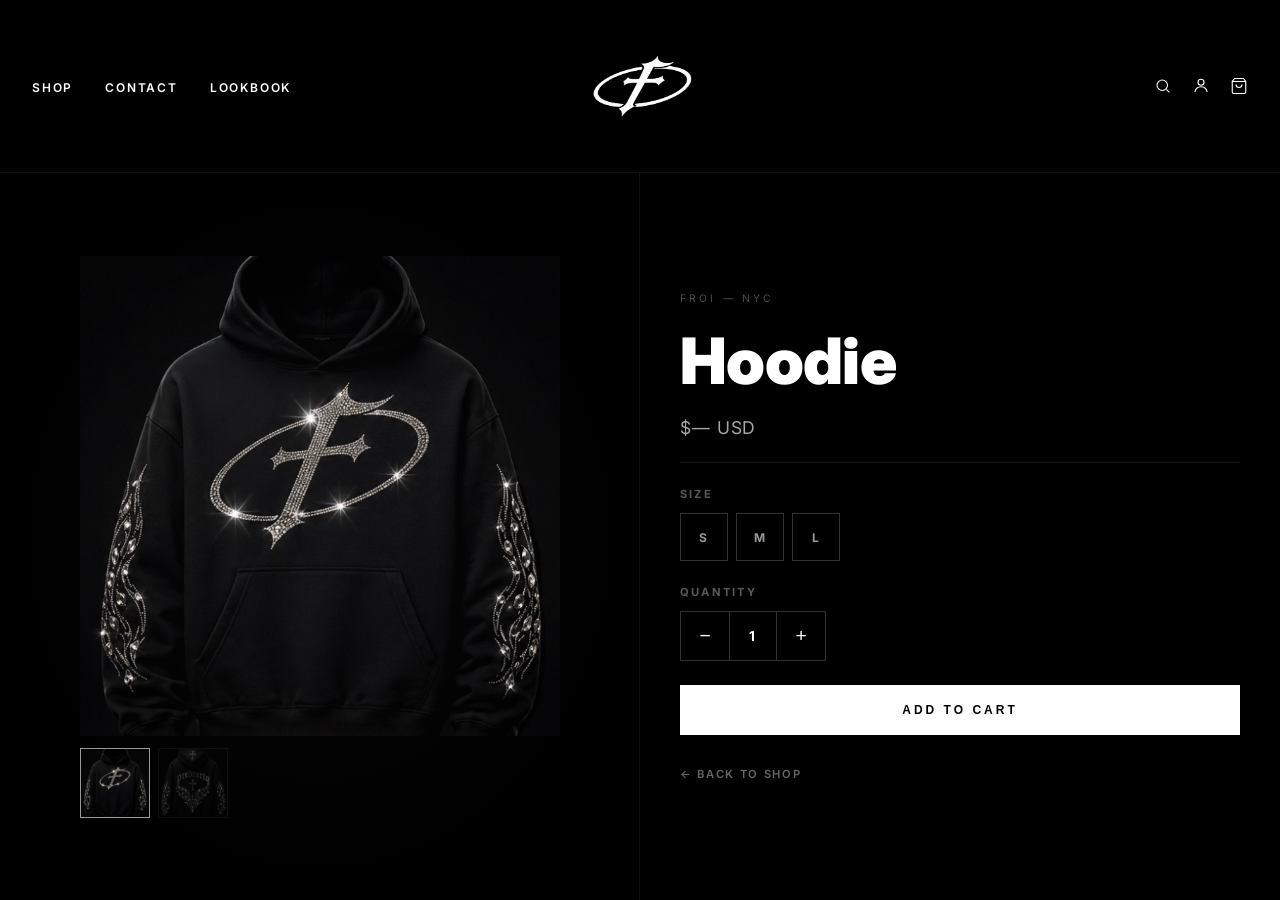
<file: hoodie.html>
<!DOCTYPE html>
<html lang="en">
<head>
  <meta charset="UTF-8">
  <meta name="viewport" content="width=device-width, initial-scale=1.0">
  <title>Hoodie — FROI</title>
  <link rel="preconnect" href="https://fonts.googleapis.com">
  <link href="https://fonts.googleapis.com/css2?family=Inter:wght@400;600;700;800;900&display=swap" rel="stylesheet">
  <style>
    *, *::before, *::after { box-sizing: border-box; margin: 0; padding: 0; }

    :root {
      --bg: #000;
      --text: #fff;
      --text-muted: #888;
      --font: 'Inter', -apple-system, sans-serif;
    }

    html { font-size: 16px; }

    body {
      background: var(--bg);
      color: var(--text);
      font-family: var(--font);
      min-height: 100vh;
      overflow-x: hidden;
    }

    #lightning-canvas {
      position: fixed;
      top: 0; left: 0;
      width: 100%; height: 100%;
      z-index: 0;
      pointer-events: none;
    }

    .page-wrapper { position: relative; z-index: 1; min-height: 100vh; display: flex; flex-direction: column; }

    /* HEADER */
    .site-header {
      position: -webkit-sticky;
      position: sticky;
      top: 0;
      z-index: 100;
      padding: 0 2rem;
      border-bottom: 1px solid rgba(255,255,255,0.08);
      background: rgba(0,0,0,0.8);
      backdrop-filter: blur(12px);
    }

    .header-inner {
      display: grid;
      grid-template-columns: 1fr auto 1fr;
      align-items: center;
      padding: 1rem 0;
    }

    .header-nav { display: flex; gap: 2rem; list-style: none; }

    .header-nav a {
      color: var(--text);
      text-decoration: none;
      font-size: 0.75rem;
      font-weight: 600;
      letter-spacing: 0.15em;
      text-transform: uppercase;
      transition: color 0.2s;
    }
    .header-nav a:hover { color: var(--text-muted); }

    .header-logo {
      display: flex;
      flex-direction: column;
      align-items: center;
      text-decoration: none;
    }

    .logo-icon { width: 140px; height: 140px; object-fit: contain; }

    .header-actions {
      display: flex;
      justify-content: flex-end;
      align-items: center;
      gap: 1.25rem;
    }

    .header-actions a,
    .header-actions button {
      background: none;
      border: none;
      color: var(--text);
      cursor: pointer;
      padding: 0;
      display: flex;
      align-items: center;
      text-decoration: none;
      transition: opacity 0.2s;
    }
    .header-actions a:hover,
    .header-actions button:hover { opacity: 0.6; }

    /* PRODUCT PAGE */
    .product-page {
      flex: 1;
      display: grid;
      grid-template-columns: 1fr 1fr;
      min-height: calc(100vh - 180px);
    }

    /* IMAGE SIDE */
    .product-image-side {
      display: flex;
      flex-direction: column;
      align-items: center;
      justify-content: center;
      padding: 2rem;
      border-right: 1px solid rgba(255,255,255,0.06);
      position: relative;
      gap: 1rem;
    }

    .product-image-side::before {
      content: '';
      position: absolute;
      inset: 0;
      background: radial-gradient(ellipse at center, rgba(255,255,255,0.03) 0%, transparent 70%);
      pointer-events: none;
    }

    .product-gallery {
      width: 100%;
      max-width: 480px;
      position: relative;
    }

    .gallery-main {
      width: 100%;
      aspect-ratio: 1;
      object-fit: cover;
      display: block;
      mix-blend-mode: screen;
    }

    .gallery-thumbs {
      display: flex;
      gap: 0.5rem;
      margin-top: 0.75rem;
    }

    .gallery-thumb {
      width: 70px;
      height: 70px;
      object-fit: cover;
      cursor: pointer;
      border: 1px solid rgba(255,255,255,0.1);
      opacity: 0.5;
      transition: opacity 0.2s, border-color 0.2s;
      mix-blend-mode: screen;
    }

    .gallery-thumb.active {
      opacity: 1;
      border-color: rgba(255,255,255,0.6);
    }

    /* INFO SIDE */
    .product-info-side {
      padding: 3rem 2.5rem;
      display: flex;
      flex-direction: column;
      justify-content: center;
      gap: 1.5rem;
    }

    .product-sku {
      font-size: 0.65rem;
      letter-spacing: 0.3em;
      color: rgba(255,255,255,0.3);
      text-transform: uppercase;
    }

    .product-title {
      font-size: clamp(2.5rem, 5vw, 4.5rem);
      font-weight: 900;
      letter-spacing: -0.01em;
      line-height: 1;
    }

    .product-price {
      font-size: 1.1rem;
      color: rgba(255,255,255,0.65);
      letter-spacing: 0.05em;
    }

    .product-divider {
      border: none;
      border-top: 1px solid rgba(255,255,255,0.08);
    }

    .qty-label {
      font-size: 0.7rem;
      font-weight: 700;
      letter-spacing: 0.2em;
      text-transform: uppercase;
      color: rgba(255,255,255,0.35);
      margin-bottom: 0.75rem;
    }

    .qty-wrap {
      display: flex;
      align-items: center;
      border: 1px solid rgba(255,255,255,0.2);
      width: fit-content;
    }

    .qty-btn {
      background: none;
      border: none;
      color: #fff;
      width: 48px;
      height: 48px;
      font-size: 1.2rem;
      cursor: pointer;
      display: flex;
      align-items: center;
      justify-content: center;
      transition: background 0.2s;
    }
    .qty-btn:hover { background: rgba(255,255,255,0.08); }

    .qty-num {
      width: 48px;
      height: 48px;
      text-align: center;
      font-size: 0.85rem;
      font-weight: 700;
      letter-spacing: 0.1em;
      border-left: 1px solid rgba(255,255,255,0.2);
      border-right: 1px solid rgba(255,255,255,0.2);
      display: flex;
      align-items: center;
      justify-content: center;
    }

    /* SIZES */
    .size-label {
      font-size: 0.7rem;
      font-weight: 700;
      letter-spacing: 0.2em;
      text-transform: uppercase;
      color: rgba(255,255,255,0.35);
      margin-bottom: 0.75rem;
    }

    .size-options {
      display: flex;
      gap: 0.5rem;
    }

    .size-btn {
      width: 48px;
      height: 48px;
      background: none;
      border: 1px solid rgba(255,255,255,0.2);
      color: rgba(255,255,255,0.6);
      font-family: var(--font);
      font-size: 0.75rem;
      font-weight: 700;
      letter-spacing: 0.1em;
      cursor: pointer;
      transition: all 0.2s;
    }

    .size-btn:hover { border-color: rgba(255,255,255,0.6); color: #fff; }
    .size-btn.selected { background: #fff; color: #000; border-color: #fff; }

    .btn-add-cart {
      width: 100%;
      padding: 1.1rem;
      background: #fff;
      color: #000;
      border: none;
      font-size: 0.75rem;
      font-weight: 900;
      letter-spacing: 0.25em;
      text-transform: uppercase;
      cursor: pointer;
      transition: opacity 0.2s;
    }
    .btn-add-cart:hover { opacity: 0.85; }

    .btn-back {
      display: inline-flex;
      align-items: center;
      gap: 0.5rem;
      color: rgba(255,255,255,0.4);
      text-decoration: none;
      font-size: 0.7rem;
      font-weight: 600;
      letter-spacing: 0.15em;
      text-transform: uppercase;
      transition: color 0.2s;
      margin-top: 0.5rem;
    }
    .btn-back:hover { color: #fff; }

    /* RESPONSIVE */
    @media (max-width: 768px) {
      .product-page { grid-template-columns: 1fr; }
      .product-image-side { border-right: none; border-bottom: 1px solid rgba(255,255,255,0.06); padding: 2rem; }
      .product-info-side { padding: 2rem 1.5rem; }
      .header-inner { display: flex; justify-content: center; position: relative; padding: 0.75rem 0; }
      .header-nav { display: none; }
      .header-actions { position: absolute; right: 0; }
    }
  </style>
</head>
<body>

<canvas id="lightning-canvas" aria-hidden="true"></canvas>

<div class="page-wrapper">

  <!-- HEADER -->
  <header class="site-header">
    <div class="header-inner">
      <nav>
        <ul class="header-nav">
          <li><a href="preview.html">Shop</a></li>
          <li><a href="#">Contact</a></li>
          <li><a href="#">Lookbook</a></li>
        </ul>
      </nav>
      <a href="preview.html" class="header-logo">
        <img class="logo-icon" src="logo.png" alt="FROI">
      </a>
      <div class="header-actions">
        <a href="#" aria-label="Search">
          <svg width="18" height="18" fill="none" stroke="currentColor" stroke-width="1.5" viewBox="0 0 24 24">
            <circle cx="11" cy="11" r="7"/><path d="m16.5 16.5 4 4"/>
          </svg>
        </a>
        <a href="#" aria-label="Account">
          <svg width="18" height="18" fill="none" stroke="currentColor" stroke-width="1.5" viewBox="0 0 24 24">
            <circle cx="12" cy="7" r="4"/><path d="M4 20c0-4 3.6-7 8-7s8 3 8 7"/>
          </svg>
        </a>
        <a href="#" aria-label="Cart">
          <svg width="18" height="18" fill="none" stroke="currentColor" stroke-width="1.5" viewBox="0 0 24 24">
            <path d="M6 2 3 6v14a2 2 0 0 0 2 2h14a2 2 0 0 0 2-2V6l-3-4z"/>
            <line x1="3" y1="6" x2="21" y2="6"/>
            <path d="M16 10a4 4 0 0 1-8 0"/>
          </svg>
        </a>
      </div>
    </div>
  </header>

  <!-- PRODUCT PAGE -->
  <div class="product-page">

    <!-- Imagen -->
    <div class="product-image-side">
      <div class="product-gallery">
        <img class="gallery-main" id="gallery-main" src="hoodie-front.jpg" alt="Hoodie Front">
        <div class="gallery-thumbs">
          <img class="gallery-thumb active" src="hoodie-front.jpg" alt="Front" onclick="switchImg(this,'hoodie-front.jpg')">
          <img class="gallery-thumb" src="hoodie-back.jpg" alt="Back" onclick="switchImg(this,'hoodie-back.jpg')">
        </div>
      </div>
    </div>

    <!-- Info -->
    <div class="product-info-side">
      <div class="product-sku">FROI — NYC</div>
      <h1 class="product-title">Hoodie</h1>
      <div class="product-price">$— USD</div>
      <hr class="product-divider">

      <!-- Tallas -->
      <div>
        <div class="size-label">Size</div>
        <div class="size-options">
          <button class="size-btn" onclick="selectSize(this)">S</button>
          <button class="size-btn" onclick="selectSize(this)">M</button>
          <button class="size-btn" onclick="selectSize(this)">L</button>
        </div>
      </div>

      <!-- Cantidad -->
      <div>
        <div class="qty-label">Quantity</div>
        <div class="qty-wrap">
          <button class="qty-btn" id="qty-minus">−</button>
          <div class="qty-num" id="qty-num">1</div>
          <button class="qty-btn" id="qty-plus">+</button>
        </div>
      </div>

      <button class="btn-add-cart">Add to Cart</button>
      <a href="preview.html" class="btn-back">← Back to Shop</a>
    </div>

  </div>
</div>

<script>
  // GALLERY
  function switchImg(thumb, src) {
    document.getElementById('gallery-main').src = src;
    document.querySelectorAll('.gallery-thumb').forEach(t => t.classList.remove('active'));
    thumb.classList.add('active');
  }

  // SIZES
  function selectSize(btn) {
    document.querySelectorAll('.size-btn').forEach(b => b.classList.remove('selected'));
    btn.classList.add('selected');
  }

  // QUANTITY
  let qty = 1;
  const num = document.getElementById('qty-num');
  document.getElementById('qty-minus').addEventListener('click', () => { if (qty > 1) num.textContent = --qty; });
  document.getElementById('qty-plus').addEventListener('click',  () => { num.textContent = ++qty; });

  // LIGHTNING
  (function () {
    const canvas = document.getElementById('lightning-canvas');
    const ctx = canvas.getContext('2d');
    let W, H, bolts = [];

    function resize() { W = canvas.width = window.innerWidth; H = canvas.height = window.innerHeight; }

    function mkPath(x1, y1, x2, y2, spread, depth) {
      if (depth === 0) return [{x:x1,y:y1},{x:x2,y:y2}];
      const mx = (x1+x2)/2 + (Math.random()-.5)*spread;
      const my = (y1+y2)/2 + (Math.random()-.5)*spread*.4;
      return [...mkPath(x1,y1,mx,my,spread*.55,depth-1), ...mkPath(mx,my,x2,y2,spread*.55,depth-1)];
    }

    class Bolt {
      constructor(x1,y1,x2,y2,opts={}) {
        this.pts  = mkPath(x1,y1,x2,y2,opts.spread||120,opts.depth||7);
        this.life = opts.life||350;
        this.born = performance.now();
        this.maxA = opts.alpha||0.7;
        this.w    = opts.width||1.5;
        this.kids = [];
        if (opts.branch!==false) {
          const n = Math.floor(Math.random()*3)+1;
          for (let i=0;i<n;i++) {
            const idx = Math.floor(Math.random()*this.pts.length*.5+this.pts.length*.15);
            const p = this.pts[idx];
            if (!p) continue;
            this.kids.push(new Bolt(p.x,p.y,p.x+(Math.random()-.5)*160,p.y+Math.random()*160,
              {spread:50,depth:4,alpha:this.maxA*.45,life:this.life*.65,width:this.w*.5,branch:false}));
          }
        }
      }
      draw(ctx,now) {
        const t=(now-this.born)/this.life;
        if(t>=1) return false;
        const a=t<.08?(t/.08)*this.maxA:this.maxA*(1-(t-.08)/.92);
        ctx.save();
        ctx.globalAlpha=a*.25; ctx.strokeStyle='#fff'; ctx.lineWidth=this.w*4;
        ctx.shadowBlur=30; ctx.shadowColor='rgba(200,220,255,.9)'; ctx.lineCap='round';
        ctx.beginPath(); this.pts.forEach((p,i)=>i?ctx.lineTo(p.x,p.y):ctx.moveTo(p.x,p.y)); ctx.stroke();
        ctx.globalAlpha=a; ctx.lineWidth=this.w; ctx.shadowBlur=12;
        ctx.beginPath(); this.pts.forEach((p,i)=>i?ctx.lineTo(p.x,p.y):ctx.moveTo(p.x,p.y)); ctx.stroke();
        ctx.restore();
        this.kids=this.kids.filter(k=>k.draw(ctx,now));
        return true;
      }
    }

    function spawnBg() {
      const x = Math.random()*W;
      bolts.push(new Bolt(x,-5,x+(Math.random()-.5)*W*.9,H+5,
        {spread:500,depth:8,alpha:.15+Math.random()*.15,life:300+Math.random()*200,width:.8+Math.random()}));
    }

    function schedule() { setTimeout(()=>{ spawnBg(); schedule(); }, 2500+Math.random()*3500); }

    function loop() {
      const now=performance.now();
      ctx.clearRect(0,0,W,H);
      bolts=bolts.filter(b=>b.draw(ctx,now));
      requestAnimationFrame(loop);
    }

    window.addEventListener('resize', resize);
    resize(); loop(); schedule();
  })();
</script>
</body>
</html>
</file>
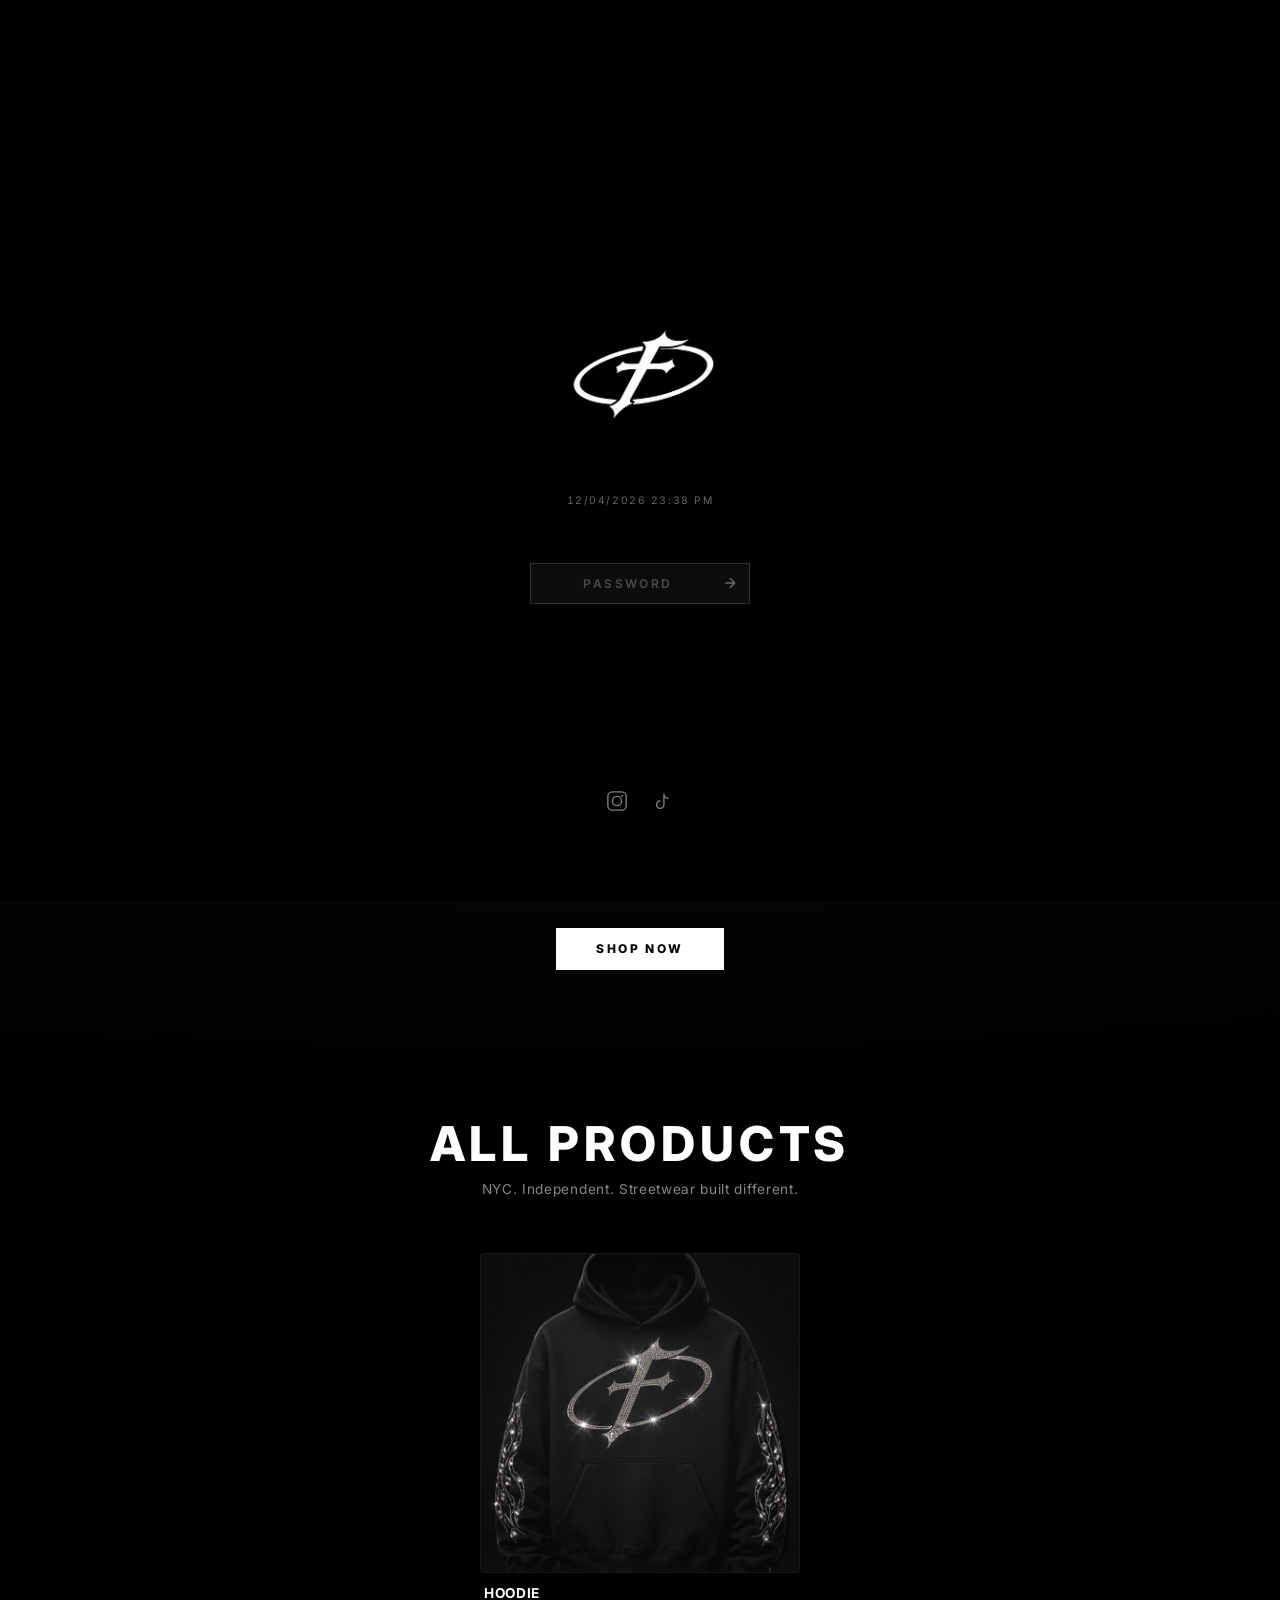
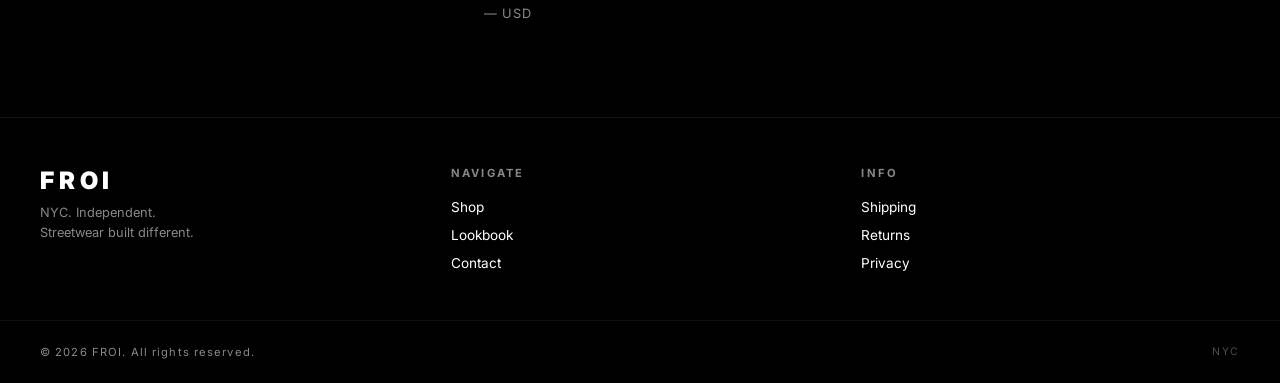
<file: preview.html>
<!DOCTYPE html>
<html lang="en">
<head>
  <meta charset="UTF-8">
  <meta name="viewport" content="width=device-width, initial-scale=1.0">
  <title>FROI — Collection</title>
  <link rel="preconnect" href="https://fonts.googleapis.com">
  <link href="https://fonts.googleapis.com/css2?family=Inter:wght@400;600;700;800;900&display=swap" rel="stylesheet">
  <script>if(sessionStorage.getItem('froi_auth'))document.documentElement.classList.add('auth-ok');</script>
  <style>.auth-ok #ps{display:none!important;}</style>
  <style>
    *, *::before, *::after { box-sizing: border-box; margin: 0; padding: 0; }

    :root {
      --bg: #000000;
      --text: #ffffff;
      --text-muted: #888;
      --accent: #ffffff;
      --font: 'Inter', -apple-system, sans-serif;
    }

    html { font-size: 16px; scroll-behavior: smooth; }

    body {
      background: var(--bg);
      color: var(--text);
      font-family: var(--font);
      min-height: 100vh;
      overflow-x: hidden;
    }

    #starfield {
      position: fixed;
      top: 0; left: 0;
      width: 100%; height: 100%;
      z-index: 0;
      pointer-events: none;
    }

    #lightning-canvas {
      position: fixed;
      top: 0; left: 0;
      width: 100%; height: 100%;
      z-index: 9999;
      pointer-events: none;
    }

    .page-wrapper { position: relative; z-index: 2; }

    /* ===== HEADER ===== */
    .site-header {
      position: -webkit-sticky;
      position: sticky;
      top: 0;
      z-index: 100;
      padding: 0 2rem;
      border-bottom: 1px solid rgba(255,255,255,0.08);
      background: rgba(0,0,0,0.7);
      backdrop-filter: blur(12px);
      -webkit-backdrop-filter: blur(12px);
    }

    .header-welcome {
      text-align: center;
      font-size: 0.6rem;
      letter-spacing: 0.25em;
      text-transform: uppercase;
      color: var(--text-muted);
      padding: 6px 0 4px;
      border-bottom: 1px solid rgba(255,255,255,0.05);
    }

    .header-inner {
      display: grid;
      grid-template-columns: 1fr auto 1fr;
      align-items: center;
      padding: 1rem 0;
    }

    .header-nav { display: flex; gap: 2rem; list-style: none; }

    .header-nav a {
      color: var(--text);
      text-decoration: none;
      font-size: 0.75rem;
      font-weight: 600;
      letter-spacing: 0.15em;
      text-transform: uppercase;
      transition: color 0.2s;
    }
    .header-nav a:hover { color: var(--text-muted); }

    .header-logo {
      display: flex;
      flex-direction: column;
      align-items: center;
      gap: 2px;
      text-decoration: none;
    }

    .logo-icon { width: 140px; height: 140px; object-fit: contain; }

    .logo-datetime {
      font-size: 0.6rem;
      color: var(--text-muted);
      letter-spacing: 0.1em;
      font-variant-numeric: tabular-nums;
    }

    .header-actions {
      display: flex;
      justify-content: flex-end;
      align-items: center;
      gap: 1.25rem;
    }

    .header-actions a,
    .header-actions button {
      background: none;
      border: none;
      color: var(--text);
      cursor: pointer;
      padding: 0;
      display: flex;
      align-items: center;
      text-decoration: none;
      transition: opacity 0.2s;
      position: relative;
    }
    .header-actions a:hover,
    .header-actions button:hover { opacity: 0.6; }

    /* ===== COLLECTION ===== */
    .collection-header {
      text-align: center;
      padding: 4rem 2rem 2.5rem;
    }

    .collection-header h1 {
      font-size: clamp(1.5rem, 4vw, 3rem);
      font-weight: 800;
      letter-spacing: 0.1em;
      text-transform: uppercase;
    }

    .collection-header p {
      color: var(--text-muted);
      font-size: 0.85rem;
      margin-top: 0.5rem;
      letter-spacing: 0.05em;
    }

    .product-grid {
      display: grid;
      grid-template-columns: repeat(4, 1fr);
      gap: 2rem 1.5rem;
      padding: 1rem 2.5rem 4rem;
      max-width: 1400px;
      margin: 0 auto;
    }

    /* ===== PRODUCT CARD ===== */
    .product-card {
      display: flex;
      flex-direction: column;
      gap: 0.75rem;
      cursor: pointer;
      transition: transform 0.3s ease;
    }
    .product-card:hover { transform: translateY(-6px); }

    .product-card__image-wrap {
      position: relative;
      aspect-ratio: 1 / 1;
      background: rgba(255,255,255,0.03);
      border: 1px solid rgba(255,255,255,0.06);
      border-radius: 4px;
      overflow: hidden;
      display: flex;
      align-items: center;
      justify-content: center;
    }

    .product-card__image-wrap::before {
      content: '';
      position: absolute;
      inset: 0;
      background: radial-gradient(ellipse at center, rgba(255,255,255,0.06) 0%, transparent 70%);
      pointer-events: none;
    }

    .product-card__img-placeholder {
      width: 70%;
      height: 70%;
      display: flex;
      align-items: center;
      justify-content: center;
      color: rgba(255,255,255,0.12);
      font-size: 0.7rem;
      letter-spacing: 0.15em;
      text-transform: uppercase;
      border: 1px dashed rgba(255,255,255,0.08);
      border-radius: 2px;
      transition: filter 0.4s ease;
    }

    .product-card:hover .product-card__img-placeholder {
      filter: drop-shadow(0 0 30px rgba(255,255,255,0.15));
    }

    /* SVG clothing icons */
    .product-card__icon {
      width: 65%;
      height: 65%;
      object-fit: contain;
      filter: drop-shadow(0 0 20px rgba(255,255,255,0.1));
      transition: transform 0.4s ease, filter 0.4s ease;
    }
    .product-card:hover .product-card__icon {
      transform: scale(1.05) translateY(-4px);
      filter: drop-shadow(0 0 40px rgba(255,255,255,0.2));
    }

    .product-card__badge {
      position: absolute;
      top: 0.75rem;
      right: 0.75rem;
      background: rgba(255,255,255,0.08);
      border: 1px solid rgba(255,255,255,0.15);
      backdrop-filter: blur(8px);
      color: var(--text-muted);
      font-size: 0.65rem;
      font-weight: 700;
      letter-spacing: 0.1em;
      text-transform: uppercase;
      padding: 4px 10px;
      border-radius: 100px;
    }

    .product-card__badge--new {
      background: rgba(255,255,255,0.1);
      border-color: var(--accent);
      color: var(--accent);
    }

    .product-card__info { padding: 0 0.25rem; }

    .product-card__title {
      font-size: 0.85rem;
      font-weight: 700;
      letter-spacing: 0.05em;
      text-transform: uppercase;
      color: var(--text);
      text-decoration: none;
      display: block;
    }

    .product-card__price {
      margin-top: 0.3rem;
      font-size: 0.8rem;
      color: var(--text-muted);
      letter-spacing: 0.05em;
    }

    .product-card__price s { color: rgba(255,255,255,0.25); margin-right: 6px; }
    .product-card__price .sale { color: var(--accent); font-weight: 700; }

    /* ===== PASSWORD SCREEN ===== */
    .password-screen {
      position: fixed;
      inset: 0;
      z-index: 9998;
      background: #000;
      display: flex;
      flex-direction: column;
      align-items: center;
      justify-content: center;
      gap: 0;
      transition: opacity 0.8s ease, visibility 0.8s ease;
    }

    .password-screen.hidden {
      opacity: 0;
      visibility: hidden;
      pointer-events: none;
    }

    .ps-logo-wrap {
      perspective: 700px;
      margin-bottom: 1.25rem;
    }

    .ps-logo {
      width: 200px;
      height: 200px;
      object-fit: contain;
      display: block;
      animation: coin-spin 12s linear infinite;
      transform-origin: center;
    }

    @keyframes coin-spin {
      0%   { transform: rotateY(0deg); }
      100% { transform: rotateY(-360deg); }
    }

    .ps-clock {
      font-size: 0.65rem;
      color: rgba(255,255,255,0.4);
      letter-spacing: 0.15em;
      font-variant-numeric: tabular-nums;
      margin-bottom: 3.5rem;
    }

    .ps-nav {
      display: flex;
      flex-direction: column;
      align-items: center;
      gap: 1.25rem;
      margin-bottom: 3.5rem;
      list-style: none;
    }

    .ps-nav a {
      font-size: 1.1rem;
      font-weight: 800;
      letter-spacing: 0.25em;
      text-transform: uppercase;
      color: #fff;
      text-decoration: none;
      text-shadow: 0 0 20px rgba(255,255,255,0.35);
      transition: text-shadow 0.2s, color 0.2s;
    }

    .ps-nav a:hover {
      color: rgba(255,255,255,0.6);
      text-shadow: 0 0 8px rgba(255,255,255,0.1);
    }

    .ps-socials {
      display: flex;
      gap: 1.5rem;
      margin-bottom: 3rem;
    }

    .ps-socials a {
      color: rgba(255,255,255,0.5);
      text-decoration: none;
      transition: color 0.2s;
      display: flex;
    }

    .ps-socials a:hover { color: #fff; }

    .ps-form {
      display: flex;
      flex-direction: column;
      align-items: center;
      gap: 0.75rem;
    }

    .ps-input-wrap {
      position: relative;
      display: flex;
      align-items: center;
    }

    .ps-input {
      background: rgba(255,255,255,0.05);
      border: 1px solid rgba(255,255,255,0.15);
      color: #fff;
      font-family: var(--font);
      font-size: 0.75rem;
      font-weight: 600;
      letter-spacing: 0.25em;
      text-align: center;
      text-transform: uppercase;
      padding: 0.75rem 3rem 0.75rem 1.5rem;
      width: 220px;
      outline: none;
      transition: border-color 0.2s;
    }

    .ps-input::placeholder {
      color: rgba(255,255,255,0.25);
      letter-spacing: 0.2em;
    }

    .ps-input:focus { border-color: rgba(255,255,255,0.4); }

    .ps-input.error { border-color: var(--accent); animation: shake 0.35s ease; }

    @keyframes shake {
      0%,100% { transform: translateX(0); }
      20%      { transform: translateX(-6px); }
      40%      { transform: translateX(6px); }
      60%      { transform: translateX(-4px); }
      80%      { transform: translateX(4px); }
    }

    .ps-submit {
      position: absolute;
      right: 0.75rem;
      background: none;
      border: none;
      color: rgba(255,255,255,0.4);
      cursor: pointer;
      padding: 0;
      display: flex;
      transition: color 0.2s;
    }

    .ps-submit:hover { color: #fff; }

    .ps-error {
      font-size: 0.65rem;
      letter-spacing: 0.2em;
      text-transform: uppercase;
      color: rgba(255,255,255,0.5);
      opacity: 0;
      transition: opacity 0.2s;
      height: 1em;
    }

    .ps-error.show { opacity: 1; }

    .ps-dot {
      width: 8px;
      height: 8px;
      border-radius: 50%;
      background: rgba(255,255,255,0.5);
      box-shadow: 0 0 12px 4px rgba(255,255,255,0.25);
      margin-top: 1.5rem;
      animation: pulse-dot 2s ease-in-out infinite;
    }

    @keyframes pulse-dot {
      0%,100% { opacity: 0.4; transform: scale(1); }
      50%      { opacity: 1; transform: scale(1.3); }
    }

    /* ===== HERO ===== */
    .hero {
      position: relative;
      width: 100%;
      height: 92vh;
      min-height: 560px;
      overflow: hidden;
      display: flex;
      align-items: flex-end;
    }

    .hero__bg {
      position: absolute;
      inset: 0;
      background:
        linear-gradient(to bottom, rgba(0,0,0,0.15) 0%, rgba(0,0,0,0.55) 60%, rgba(0,0,0,0.92) 100%),
        linear-gradient(to right, rgba(0,0,0,0.3) 0%, transparent 40%, transparent 60%, rgba(0,0,0,0.3) 100%);
      z-index: 1;
    }

    /* Swaps to real photo — put your image URL here */
    .hero__photo {
      position: absolute;
      inset: 0;
      width: 100%;
      height: 100%;
      object-fit: cover;
      object-position: center top;
      filter: grayscale(15%) contrast(1.05);
    }

    /* Placeholder shown when there's no photo */
    .hero__placeholder {
      position: absolute;
      inset: 0;
      background: linear-gradient(160deg, #0a0a0a 0%, #111 40%, #0d0d0d 100%);
      display: flex;
      align-items: center;
      justify-content: center;
    }

    .hero__placeholder-text {
      color: rgba(255,255,255,0.06);
      font-size: clamp(4rem, 14vw, 14rem);
      font-weight: 900;
      letter-spacing: 0.1em;
      text-transform: uppercase;
      user-select: none;
    }

    .hero__content {
      position: relative;
      z-index: 2;
      width: 100%;
      text-align: center;
      padding: 0 2rem 5rem;
    }

    .hero__eyebrow {
      font-size: 0.7rem;
      font-weight: 600;
      letter-spacing: 0.4em;
      text-transform: uppercase;
      color: var(--accent);
      margin-bottom: 0.75rem;
    }

    .hero__title {
      font-size: clamp(2.5rem, 7vw, 6.5rem);
      font-weight: 900;
      letter-spacing: -0.01em;
      line-height: 1;
      text-transform: uppercase;
      margin-bottom: 1rem;
    }

    .hero__subtitle {
      font-size: 1rem;
      color: rgba(255,255,255,0.6);
      letter-spacing: 0.05em;
      margin-bottom: 2rem;
    }

    .hero__cta {
      display: inline-block;
      padding: 0.85rem 2.5rem;
      background: #fff;
      color: #000;
      font-size: 0.75rem;
      font-weight: 800;
      letter-spacing: 0.2em;
      text-transform: uppercase;
      text-decoration: none;
      border: none;
      cursor: pointer;
      transition: background 0.2s, color 0.2s;
    }

    .hero__cta:hover {
      background: rgba(255,255,255,0.85);
      color: #000;
    }

    /* ===== TICKER ===== */
    .ticker {
      position: relative;
      z-index: 2;
      overflow: hidden;
      background: rgba(0,0,0,0.0);
      border-top: 1px solid rgba(255,255,255,0.08);
      border-bottom: 1px solid rgba(255,255,255,0.08);
      padding: 0.65rem 0;
    }

    .ticker__track {
      display: flex;
      gap: 0;
      white-space: nowrap;
      animation: ticker-scroll 18s linear infinite;
    }

    .ticker__item {
      display: inline-flex;
      align-items: center;
      gap: 1.5rem;
      padding: 0 1.5rem;
      font-size: 0.72rem;
      font-weight: 700;
      letter-spacing: 0.2em;
      text-transform: uppercase;
      color: rgba(255,255,255,0.7);
      flex-shrink: 0;
    }

    .ticker__dot {
      width: 4px;
      height: 4px;
      border-radius: 50%;
      background: rgba(255,255,255,0.4);
      display: inline-block;
      flex-shrink: 0;
    }

    @keyframes ticker-scroll {
      0%   { transform: translateX(0); }
      100% { transform: translateX(-50%); }
    }

    /* ===== FOOTER ===== */
    .site-footer {
      border-top: 1px solid rgba(255,255,255,0.08);
      padding: 3rem 2.5rem;
      display: grid;
      grid-template-columns: 1fr 1fr 1fr;
      gap: 2rem;
      position: relative;
      z-index: 1;
    }

    .footer-brand .logo-text {
      font-size: 1.5rem;
      font-weight: 900;
      letter-spacing: 0.2em;
    }

    .footer-brand p {
      color: var(--text-muted);
      font-size: 0.8rem;
      margin-top: 0.5rem;
      line-height: 1.6;
    }

    .footer-links h4 {
      font-size: 0.7rem;
      font-weight: 700;
      letter-spacing: 0.2em;
      text-transform: uppercase;
      color: var(--text-muted);
      margin-bottom: 1rem;
    }

    .footer-links ul { list-style: none; display: flex; flex-direction: column; gap: 0.5rem; }

    .footer-links a {
      color: var(--text);
      text-decoration: none;
      font-size: 0.85rem;
      transition: color 0.2s;
    }
    .footer-links a:hover { color: var(--text-muted); }

    .footer-bottom {
      border-top: 1px solid rgba(255,255,255,0.05);
      padding: 1.5rem 2.5rem;
      display: flex;
      justify-content: space-between;
      align-items: center;
      position: relative;
      z-index: 1;
    }

    .footer-bottom p {
      color: var(--text-muted);
      font-size: 0.7rem;
      letter-spacing: 0.1em;
    }

    /* ===== CART DRAWER ===== */
    .cart-drawer {
      position: fixed;
      top: 0; right: 0;
      width: 360px;
      height: 100vh;
      background: rgba(8,8,8,0.97);
      border-left: 1px solid rgba(255,255,255,0.08);
      backdrop-filter: blur(20px);
      z-index: 999;
      transform: translateX(100%);
      transition: transform 0.3s ease;
      display: flex;
      flex-direction: column;
    }
    .cart-drawer.open { transform: translateX(0); }

    .cart-drawer__header {
      padding: 1.5rem;
      border-bottom: 1px solid rgba(255,255,255,0.08);
      display: flex;
      justify-content: space-between;
      align-items: center;
    }

    .cart-drawer__header h2 {
      font-size: 0.8rem;
      font-weight: 700;
      letter-spacing: 0.2em;
      text-transform: uppercase;
    }

    .cart-drawer__close {
      background: none;
      border: none;
      color: var(--text);
      cursor: pointer;
      font-size: 1.25rem;
      line-height: 1;
    }

    .cart-drawer__body {
      flex: 1;
      overflow-y: auto;
      padding: 1.5rem;
    }

    .cart-empty {
      text-align: center;
      color: var(--text-muted);
      font-size: 0.85rem;
      margin-top: 3rem;
      letter-spacing: 0.05em;
    }

    .cart-drawer__footer {
      padding: 1.5rem;
      border-top: 1px solid rgba(255,255,255,0.08);
    }

    .btn-checkout {
      display: block;
      width: 100%;
      padding: 1rem;
      background: #fff;
      color: #000;
      border: none;
      font-size: 0.8rem;
      font-weight: 800;
      letter-spacing: 0.2em;
      text-transform: uppercase;
      cursor: pointer;
      text-align: center;
      transition: opacity 0.2s;
    }
    .btn-checkout:hover { opacity: 0.85; }

    .overlay {
      position: fixed;
      inset: 0;
      background: rgba(0,0,0,0.5);
      z-index: 998;
      opacity: 0;
      pointer-events: none;
      transition: opacity 0.3s;
    }
    .overlay.active { opacity: 1; pointer-events: all; }

    /* ===== PRODUCT MODAL ===== */
    .product-modal {
      position: fixed;
      inset: 0;
      z-index: 9997;
      background: rgba(0,0,0,0.97);
      display: flex;
      flex-direction: column;
      opacity: 0;
      visibility: hidden;
      transform: translateY(30px);
      transition: opacity 0.4s ease, transform 0.4s ease, visibility 0.4s;
      overflow-y: auto;
    }

    .product-modal.open {
      opacity: 1;
      visibility: visible;
      transform: translateY(0);
    }

    .product-modal__header {
      display: flex;
      justify-content: flex-end;
      padding: 1.25rem 1.5rem;
      border-bottom: 1px solid rgba(255,255,255,0.06);
      position: sticky;
      top: 0;
      background: rgba(0,0,0,0.85);
      backdrop-filter: blur(12px);
      z-index: 10;
    }

    .product-modal__close {
      background: none;
      border: none;
      color: #fff;
      cursor: pointer;
      font-size: 0.75rem;
      font-weight: 700;
      letter-spacing: 0.2em;
      text-transform: uppercase;
      display: flex;
      align-items: center;
      gap: 0.5rem;
      opacity: 0.6;
      transition: opacity 0.2s;
    }
    .product-modal__close:hover { opacity: 1; }

    .product-modal__body {
      display: grid;
      grid-template-columns: 1fr 1fr;
      flex: 1;
      min-height: calc(100vh - 60px);
    }

    .product-modal__image {
      display: flex;
      align-items: center;
      justify-content: center;
      padding: 3rem;
      border-right: 1px solid rgba(255,255,255,0.06);
      position: relative;
    }

    .product-modal__image::before {
      content: '';
      position: absolute;
      inset: 0;
      background: radial-gradient(ellipse at center, rgba(255,255,255,0.04) 0%, transparent 70%);
    }

    .product-modal__image img {
      width: 100%;
      max-width: 420px;
      object-fit: contain;
      filter: drop-shadow(0 0 60px rgba(255,255,255,0.08));
    }

    .product-modal__image-placeholder {
      width: 80%;
      aspect-ratio: 1;
      border: 1px dashed rgba(255,255,255,0.1);
      display: flex;
      align-items: center;
      justify-content: center;
      color: rgba(255,255,255,0.15);
      font-size: 0.7rem;
      letter-spacing: 0.2em;
      text-transform: uppercase;
    }

    .product-modal__info {
      padding: 3rem 2.5rem;
      display: flex;
      flex-direction: column;
      justify-content: center;
      gap: 1.5rem;
    }

    .product-modal__sku {
      font-size: 0.65rem;
      letter-spacing: 0.3em;
      color: rgba(255,255,255,0.3);
      text-transform: uppercase;
    }

    .product-modal__title {
      font-size: clamp(2rem, 4vw, 3.5rem);
      font-weight: 900;
      letter-spacing: -0.01em;
      line-height: 1;
    }

    .product-modal__price {
      font-size: 1.1rem;
      color: rgba(255,255,255,0.7);
      letter-spacing: 0.05em;
    }

    .product-modal__divider {
      border: none;
      border-top: 1px solid rgba(255,255,255,0.08);
    }

    .product-modal__qty-label {
      font-size: 0.7rem;
      font-weight: 700;
      letter-spacing: 0.2em;
      text-transform: uppercase;
      color: rgba(255,255,255,0.4);
      margin-bottom: 0.75rem;
    }

    .product-modal__qty {
      display: flex;
      align-items: center;
      gap: 0;
      border: 1px solid rgba(255,255,255,0.2);
      width: fit-content;
    }

    .qty-btn {
      background: none;
      border: none;
      color: #fff;
      width: 44px;
      height: 44px;
      font-size: 1.1rem;
      cursor: pointer;
      display: flex;
      align-items: center;
      justify-content: center;
      transition: background 0.2s;
    }
    .qty-btn:hover { background: rgba(255,255,255,0.08); }

    .qty-num {
      width: 44px;
      text-align: center;
      font-size: 0.85rem;
      font-weight: 700;
      letter-spacing: 0.1em;
      border-left: 1px solid rgba(255,255,255,0.2);
      border-right: 1px solid rgba(255,255,255,0.2);
      height: 44px;
      display: flex;
      align-items: center;
      justify-content: center;
    }

    .btn-add-cart {
      width: 100%;
      padding: 1.1rem;
      background: #fff;
      color: #000;
      border: none;
      font-size: 0.75rem;
      font-weight: 900;
      letter-spacing: 0.25em;
      text-transform: uppercase;
      cursor: pointer;
      transition: opacity 0.2s;
    }
    .btn-add-cart:hover { opacity: 0.85; }

    @media (max-width: 768px) {
      .product-modal__body { grid-template-columns: 1fr; min-height: auto; }
      .product-modal__image { border-right: none; border-bottom: 1px solid rgba(255,255,255,0.06); padding: 2rem; }
      .product-modal__info { padding: 2rem 1.5rem; }
    }

    /* ===== RESPONSIVE ===== */
    @media (max-width: 1024px) {
      .product-grid { grid-template-columns: repeat(3, 1fr); }
    }
    @media (max-width: 768px) {
      .header-nav { display: none; }
      .header-inner {
        display: flex;
        justify-content: center;
        align-items: center;
        position: relative;
        padding: 0.75rem 0;
      }
      .header-actions {
        position: absolute;
        right: 0;
      }
      .product-grid { grid-template-columns: repeat(2, 1fr); padding: 1rem 1rem 3rem; gap: 1rem; }
      .site-footer { grid-template-columns: 1fr; }
      .cart-drawer { width: 100%; }
    }
  </style>
</head>
<body>

<canvas id="lightning-canvas" aria-hidden="true"></canvas>

<!-- PASSWORD SCREEN -->
<div class="password-screen" id="ps">

  <!-- Contenido (sobre el canvas de rayos) -->
  <div style="position:relative;z-index:2;display:flex;flex-direction:column;align-items:center;">

  <!-- Logo girando -->
  <div class="ps-logo-wrap">
    <img class="ps-logo" src="logo.png" alt="FROI">
  </div>

  <!-- Reloj -->
  <div class="ps-clock" id="ps-clock"></div>

  <!-- Contraseña -->
  <div class="ps-form">
    <div class="ps-input-wrap">
      <input
        class="ps-input"
        id="ps-input"
        type="password"
        placeholder="Password"
        autocomplete="off"
        spellcheck="false"
      >
      <button class="ps-submit" id="ps-submit" aria-label="Enter">
        <svg width="16" height="16" viewBox="0 0 24 24" fill="none" stroke="currentColor" stroke-width="2">
          <path d="M5 12h14M12 5l7 7-7 7"/>
        </svg>
      </button>
    </div>
    <div class="ps-error" id="ps-error">Incorrect password</div>
  </div>

  </div><!-- end contenido z-index:2 -->

  <!-- Redes sociales abajo -->
  <div class="ps-socials" style="position:absolute; bottom: 2.5rem; z-index:2;">
    <a aria-label="Instagram" style="cursor:default;">
      <svg width="22" height="22" viewBox="0 0 24 24" fill="none" stroke="currentColor" stroke-width="1.5">
        <rect x="2" y="2" width="20" height="20" rx="5"/>
        <circle cx="12" cy="12" r="5"/>
        <circle cx="17.5" cy="6.5" r="1" fill="currentColor" stroke="none"/>
      </svg>
    </a>
    <a aria-label="TikTok" style="cursor:default;">
      <svg width="22" height="22" viewBox="0 0 24 24" fill="none" stroke="currentColor" stroke-width="1.5">
        <path d="M9 12a4 4 0 1 0 4 4V4a5 5 0 0 0 5 5"/>
      </svg>
    </a>
  </div>
</div>

<div class="page-wrapper">

  <!-- HEADER -->
  <header class="site-header">
    <div class="header-inner">
      <nav>
        <ul class="header-nav">
          <li><a href="#">Shop</a></li>
          <li><a href="#">Contact</a></li>
          <li><a href="#">Lookbook</a></li>
        </ul>
      </nav>

      <a href="#" class="header-logo">
        <img class="logo-icon" src="logo.png" alt="FROI">
        <span class="logo-datetime" id="clock"></span>
      </a>

      <div class="header-actions">
        <a href="#" aria-label="Search">
          <svg width="18" height="18" fill="none" stroke="currentColor" stroke-width="1.5" viewBox="0 0 24 24">
            <circle cx="11" cy="11" r="7"/><path d="m16.5 16.5 4 4"/>
          </svg>
        </a>
        <a href="#" aria-label="Account">
          <svg width="18" height="18" fill="none" stroke="currentColor" stroke-width="1.5" viewBox="0 0 24 24">
            <circle cx="12" cy="7" r="4"/><path d="M4 20c0-4 3.6-7 8-7s8 3 8 7"/>
          </svg>
        </a>
        <button id="cart-open" aria-label="Open cart">
          <svg width="18" height="18" fill="none" stroke="currentColor" stroke-width="1.5" viewBox="0 0 24 24">
            <path d="M6 2 3 6v14a2 2 0 0 0 2 2h14a2 2 0 0 0 2-2V6l-3-4z"/>
            <line x1="3" y1="6" x2="21" y2="6"/>
            <path d="M16 10a4 4 0 0 1-8 0"/>
          </svg>
        </button>
      </div>
    </div>
    <!-- Ticker fijo dentro del header -->
    <div class="ticker" style="border-top:1px solid rgba(255,255,255,0.06);border-bottom:none;" aria-hidden="true">
      <div class="ticker__track">
        <span class="ticker__item">New Drop Today <span class="ticker__dot"></span></span>
        <span class="ticker__item">New Drop Today <span class="ticker__dot"></span></span>
        <span class="ticker__item">New Drop Today <span class="ticker__dot"></span></span>
        <span class="ticker__item">New Drop Today <span class="ticker__dot"></span></span>
        <span class="ticker__item">New Drop Today <span class="ticker__dot"></span></span>
        <span class="ticker__item">New Drop Today <span class="ticker__dot"></span></span>
        <span class="ticker__item">New Drop Today <span class="ticker__dot"></span></span>
        <span class="ticker__item">New Drop Today <span class="ticker__dot"></span></span>
        <span class="ticker__item">New Drop Today <span class="ticker__dot"></span></span>
        <span class="ticker__item">New Drop Today <span class="ticker__dot"></span></span>
        <span class="ticker__item">New Drop Today <span class="ticker__dot"></span></span>
        <span class="ticker__item">New Drop Today <span class="ticker__dot"></span></span>
      </div>
    </div>
  </header>

  <!-- MAIN -->
  <main>

    <!-- HERO -->
    <section class="hero">
      <!-- Placeholder visual (reemplaza con tu foto real) -->
      <div class="hero__placeholder">
        <span class="hero__placeholder-text">FROI</span>
      </div>
      <!--
        Cuando tengas tu foto, descomenta esta línea y borra el placeholder de arriba:
        <img class="hero__photo" src="TU-FOTO.jpg" alt="FROI New Collection">
      -->
      <div class="hero__bg"></div>
      <div class="hero__content">
        <p class="hero__eyebrow">NYC — 2026</p>
        <h1 class="hero__title">New Drop</h1>
        <p class="hero__subtitle">Fresh cuts. Fresh fits. Built in New York.</p>
        <a href="#collection" class="hero__cta">Shop Now</a>
      </div>
    </section>

    </section>

    <div id="collection">
    <div class="collection-header">
      <h1>All Products</h1>
      <p>NYC. Independent. Streetwear built different.</p>
    </div>

    <div class="product-grid" style="grid-template-columns: repeat(1, minmax(0, 320px)); justify-content: center;">

      <!-- Card 1 — Hoodie -->
      <div class="product-card">
        <div class="product-card__image-wrap">
          <img src="hoodie-front.jpg" alt="Hoodie" style="width:100%;height:100%;object-fit:cover;mix-blend-mode:screen;">
        </div>
        <div class="product-card__info">
          <span class="product-card__title">Hoodie</span>
          <div class="product-card__price">— USD</div>
        </div>
      </div>

      <!-- Cards eliminadas — agregar productos reales aquí -->
      <!-- Card 6 BORRADO
        <div class="product-card">
        <div class="product-card__image-wrap">
          <svg class="product-card__icon" viewBox="0 0 120 120" fill="none">
            <path d="M28 42 L20 28 L42 20 Q60 34 78 20 L100 28 L92 42 L80 36 L80 95 L40 95 L40 36 Z" fill="rgba(20,20,20,0.8)" stroke="rgba(255,255,255,0.12)" stroke-width="1"/>
            <path d="M42 55 Q60 62 78 55" fill="none" stroke="rgba(255,255,255,0.1)" stroke-width="1"/>
            <ellipse cx="60" cy="32" rx="18" ry="6" fill="rgba(0,0,0,0.5)" stroke="rgba(255,255,255,0.08)" stroke-width="1"/>
          </svg>
        </div>
        <div class="product-card__info">
          <span class="product-card__title">Black Puffer</span>
          <div class="product-card__price">$75.00 USD</div>
        </div>
      </div>

      <!-- Card 7 -->
      <div class="product-card">
    </div>
    </div><!-- end #collection -->
  </main>

  <!-- FOOTER -->
  <footer class="site-footer">
    <div class="footer-brand">
      <div class="logo-text">FROI</div>
      <p>NYC. Independent.<br>Streetwear built different.</p>
    </div>
    <div class="footer-links">
      <h4>Navigate</h4>
      <ul>
        <li><a href="#">Shop</a></li>
        <li><a href="#">Lookbook</a></li>
        <li><a href="#">Contact</a></li>
      </ul>
    </div>
    <div class="footer-links">
      <h4>Info</h4>
      <ul>
        <li><a href="#">Shipping</a></li>
        <li><a href="#">Returns</a></li>
        <li><a href="#">Privacy</a></li>
      </ul>
    </div>
  </footer>

  <div class="footer-bottom">
    <p>&copy; 2026 FROI. All rights reserved.</p>
    <p style="font-size:0.65rem;letter-spacing:0.15em;color:rgba(255,255,255,0.3);">NYC</p>
  </div>

</div>

<!-- Product Modal -->
<div class="product-modal" id="product-modal">
  <!-- Header igual al sitio -->
  <div class="site-header" style="position:sticky;top:0;z-index:10;">
    <div class="header-inner">
      <nav>
        <ul class="header-nav">
          <li><a href="#">Shop</a></li>
          <li><a href="#">Contact</a></li>
          <li><a href="#">Lookbook</a></li>
        </ul>
      </nav>
      <div class="header-logo">
        <img class="logo-icon" src="logo.png" alt="FROI">
      </div>
      <div class="header-actions">
        <a href="#" aria-label="Search">
          <svg width="18" height="18" fill="none" stroke="currentColor" stroke-width="1.5" viewBox="0 0 24 24">
            <circle cx="11" cy="11" r="7"/><path d="m16.5 16.5 4 4"/>
          </svg>
        </a>
        <a href="#" aria-label="Account">
          <svg width="18" height="18" fill="none" stroke="currentColor" stroke-width="1.5" viewBox="0 0 24 24">
            <circle cx="12" cy="7" r="4"/><path d="M4 20c0-4 3.6-7 8-7s8 3 8 7"/>
          </svg>
        </a>
        <button id="cart-open-2" aria-label="Open cart" style="position:relative;background:none;border:none;color:#fff;cursor:pointer;display:flex;">
          <svg width="18" height="18" fill="none" stroke="currentColor" stroke-width="1.5" viewBox="0 0 24 24">
            <path d="M6 2 3 6v14a2 2 0 0 0 2 2h14a2 2 0 0 0 2-2V6l-3-4z"/>
            <line x1="3" y1="6" x2="21" y2="6"/>
            <path d="M16 10a4 4 0 0 1-8 0"/>
          </svg>
        </button>
        <button class="product-modal__close" id="modal-close" style="margin-left:1rem;">
          &#x2715;
        </button>
      </div>
    </div>
  </div>
  <div class="product-modal__body">
    <!-- Imagen -->
    <div class="product-modal__image">
      <!-- Cuando tengas la foto del hoodie, reemplaza esto: -->
      <div class="product-modal__image-placeholder">Add photo</div>
      <!-- <img src="hoodie.jpg" alt="Hoodie"> -->
    </div>

    <!-- Info -->
    <div class="product-modal__info">
      <div class="product-modal__sku">FROI — NYC</div>
      <h1 class="product-modal__title">Hoodie</h1>
      <div class="product-modal__price">$— USD</div>
      <hr class="product-modal__divider">
      <div>
        <div class="product-modal__qty-label">Quantity</div>
        <div class="product-modal__qty">
          <button class="qty-btn" id="qty-minus">−</button>
          <div class="qty-num" id="qty-num">1</div>
          <button class="qty-btn" id="qty-plus">+</button>
        </div>
      </div>
      <button class="btn-add-cart">Add to Cart</button>
    </div>
  </div>
</div>

<!-- Cart Drawer -->
<div id="cart-drawer" class="cart-drawer">
  <div class="cart-drawer__header">
    <h2>Your Cart</h2>
    <button id="cart-close" class="cart-drawer__close">&#x2715;</button>
  </div>
  <div class="cart-drawer__body">
    <p class="cart-empty">Your cart is empty.</p>
  </div>
  <div class="cart-drawer__footer">
    <button class="btn-checkout">Checkout</button>
  </div>
</div>

<div id="overlay" class="overlay"></div>

<script>
  // ===== CONTRASEÑA =====
  // Cambia "FROI2026" por la contraseña que quieras
  const PASSWORD = '3730';

  (function () {
    const screen  = document.getElementById('ps');
    const input   = document.getElementById('ps-input');
    const submit  = document.getElementById('ps-submit');
    const errEl   = document.getElementById('ps-error');
    const psClock = document.getElementById('ps-clock');

    // Reloj pantalla de acceso
    function tickPs() {
      const d = new Date();
      const mm  = String(d.getMonth() + 1).padStart(2, '0');
      const dd  = String(d.getDate()).padStart(2, '0');
      const yy  = d.getFullYear();
      const hh  = String(d.getHours()).padStart(2, '0');
      const min = String(d.getMinutes()).padStart(2, '0');
      const ampm = d.getHours() >= 12 ? 'PM' : 'AM';
      psClock.textContent = `${mm}/${dd}/${yy} ${hh}:${min} ${ampm}`;
    }
    tickPs();
    setInterval(tickPs, 10000);

    // Si ya entró antes, salta la contraseña directo
    if (sessionStorage.getItem('froi_auth')) {
      screen.classList.add('hidden');
    } else {
      document.body.style.overflow = 'hidden';
    }

    function tryEnter() {
      if (input.value === PASSWORD || input.value.toUpperCase() === PASSWORD) {
        sessionStorage.setItem('froi_auth', '1');
        window.strikeAndEnter(() => {
          screen.classList.add('hidden');
          document.body.style.overflow = '';
        });
      } else {
        errEl.classList.add('show');
        input.classList.add('error');
        input.value = '';
        setTimeout(() => {
          input.classList.remove('error');
          errEl.classList.remove('show');
        }, 1800);
      }
    }

    submit.addEventListener('click', tryEnter);
    input.addEventListener('keydown', e => { if (e.key === 'Enter') tryEnter(); });
  })();

  // ===== LIGHTNING =====
  (function () {
    const ps     = document.getElementById('ps');
    const canvas = document.getElementById('lightning-canvas');
    const ctx    = canvas.getContext('2d');
    let W, H, bolts = [];

    function resize() {
      W = canvas.width  = window.innerWidth;
      H = canvas.height = window.innerHeight;
    }

    // Genera un camino de rayo por desplazamiento de punto medio
    function mkPath(x1, y1, x2, y2, spread, depth) {
      if (depth === 0) return [{x:x1,y:y1},{x:x2,y:y2}];
      const mx = (x1+x2)/2 + (Math.random()-.5)*spread;
      const my = (y1+y2)/2 + (Math.random()-.5)*spread*.4;
      return [...mkPath(x1,y1,mx,my,spread*.55,depth-1),
              ...mkPath(mx,my,x2,y2,spread*.55,depth-1)];
    }

    class Bolt {
      constructor(x1,y1,x2,y2,opts={}) {
        this.pts  = mkPath(x1,y1,x2,y2, opts.spread||120, opts.depth||7);
        this.life = opts.life || 350;
        this.born = performance.now();
        this.maxA = opts.alpha || 0.7;
        this.w    = opts.width || 1.5;
        this.kids = [];
        if (opts.branch !== false) {
          const n = Math.floor(Math.random()*3)+1;
          for (let i=0;i<n;i++) {
            const idx = Math.floor(Math.random()*this.pts.length*.5 + this.pts.length*.15);
            const p   = this.pts[idx];
            if (!p) continue;
            this.kids.push(new Bolt(p.x,p.y,
              p.x+(Math.random()-.5)*160, p.y+Math.random()*160,
              {spread:50,depth:4,alpha:this.maxA*.45,life:this.life*.65,width:this.w*.5,branch:false}
            ));
          }
        }
      }
      draw(ctx,now) {
        const t = (now-this.born)/this.life;
        if (t>=1) return false;
        const a = t<.08 ? (t/.08)*this.maxA : this.maxA*(1-(t-.08)/.92);
        ctx.save();
        // glow
        ctx.globalAlpha = a*.25;
        ctx.strokeStyle = '#fff';
        ctx.lineWidth   = this.w*4;
        ctx.shadowBlur  = 30;
        ctx.shadowColor = 'rgba(200,220,255,.9)';
        ctx.lineCap = 'round';
        ctx.beginPath();
        this.pts.forEach((p,i)=>i?ctx.lineTo(p.x,p.y):ctx.moveTo(p.x,p.y));
        ctx.stroke();
        // core
        ctx.globalAlpha = a;
        ctx.lineWidth   = this.w;
        ctx.shadowBlur  = 12;
        ctx.beginPath();
        this.pts.forEach((p,i)=>i?ctx.lineTo(p.x,p.y):ctx.moveTo(p.x,p.y));
        ctx.stroke();
        ctx.restore();
        this.kids = this.kids.filter(k=>k.draw(ctx,now));
        return true;
      }
    }

    function spawnBg() {
      const onPassword = !ps.classList.contains('hidden');
      const count = onPassword ? Math.floor(Math.random()*2)+1 : 1;
      for (let i=0;i<count;i++) {
        const x = Math.random()*W;
        bolts.push(new Bolt(
          x, -5,
          x+(Math.random()-.5)*W*.9, H+5,
          onPassword
            ? {spread:500,depth:8,alpha:.5+Math.random()*.4,life:300+Math.random()*200,width:1+Math.random()*2}
            : {spread:500,depth:8,alpha:.15+Math.random()*.15,life:300+Math.random()*200,width:.8+Math.random()}
        ));
      }
    }

    function schedule() {
      const onPassword = !ps.classList.contains('hidden');
      const delay = onPassword ? 600+Math.random()*1400 : 2500+Math.random()*3500;
      setTimeout(()=>{ spawnBg(); schedule(); }, delay);
    }

    // Rayo dramático al logo + transición
    window.strikeAndEnter = function(cb) {
      const logoEl  = document.querySelector('.ps-logo');
      const pr      = ps.getBoundingClientRect();
      const lr      = logoEl.getBoundingClientRect();
      const lx      = lr.left-pr.left+lr.width/2;
      const ly      = lr.top -pr.top +lr.height/2;

      // 3 rayos en cascada
      [0,80,160].forEach((delay,i)=>{
        setTimeout(()=>{
          bolts.push(new Bolt(lx+(Math.random()-.5)*300,-10, lx, ly,
            {spread:200,depth:8,alpha:1,life:600,width:3-i*.5}));
        }, delay);
      });

      // Flash blanco
      setTimeout(()=>{
        const fl = document.createElement('div');
        fl.style.cssText = 'position:absolute;inset:0;background:#fff;z-index:999;pointer-events:none;transition:opacity .5s ease;';
        ps.appendChild(fl);
        requestAnimationFrame(()=>requestAnimationFrame(()=>{ fl.style.opacity='0'; }));
        setTimeout(()=>{ fl.remove(); cb && cb(); }, 520);
      }, 200);
    };

    // Loop
    function loop() {
      const now = performance.now();
      ctx.clearRect(0,0,W,H);
      bolts = bolts.filter(b=>b.draw(ctx,now));
      requestAnimationFrame(loop);
    }

    window.addEventListener('resize', resize);
    resize(); loop(); schedule();
  })();


  // CLOCK
  (function () {
    const el = document.getElementById('clock');
    function tick() {
      const d = new Date();
      const mm = String(d.getMonth() + 1).padStart(2, '0');
      const dd = String(d.getDate()).padStart(2, '0');
      const yy = d.getFullYear();
      const hh = String(d.getHours()).padStart(2, '0');
      const min = String(d.getMinutes()).padStart(2, '0');
      el.textContent = `${mm}/${dd}/${yy} ${hh}:${min}`;
    }
    tick();
    setInterval(tick, 60000);
  })();

  // PRODUCT MODAL
  (function () {
    const modal    = document.getElementById('product-modal');
    const closeBtn = document.getElementById('modal-close');
    const card     = document.querySelector('.product-card');
    const minus    = document.getElementById('qty-minus');
    const plus     = document.getElementById('qty-plus');
    const num      = document.getElementById('qty-num');
    let qty = 1;

    card.addEventListener('click', () => {
      window.location.href = 'hoodie.html';
    });

    function close() {
      modal.classList.remove('open');
      document.body.style.overflow = '';
    }

    closeBtn.addEventListener('click', close);
    document.getElementById('cart-open-2')?.addEventListener('click', () => {
      close();
      document.getElementById('cart-drawer').classList.add('open');
      document.getElementById('overlay').classList.add('active');
    });

    minus.addEventListener('click', () => { if (qty > 1) num.textContent = --qty; });
    plus.addEventListener('click',  () => { num.textContent = ++qty; });
  })();

  // CART
  (function () {
    const drawer = document.getElementById('cart-drawer');
    const overlay = document.getElementById('overlay');
    const open = document.getElementById('cart-open');
    const close = document.getElementById('cart-close');

    open.addEventListener('click', () => {
      drawer.classList.add('open');
      overlay.classList.add('active');
      document.body.style.overflow = 'hidden';
    });

    function closeCart() {
      drawer.classList.remove('open');
      overlay.classList.remove('active');
      document.body.style.overflow = '';
    }

    close.addEventListener('click', closeCart);
    overlay.addEventListener('click', closeCart);
  })();
</script>
</body>
</html>
</file>
